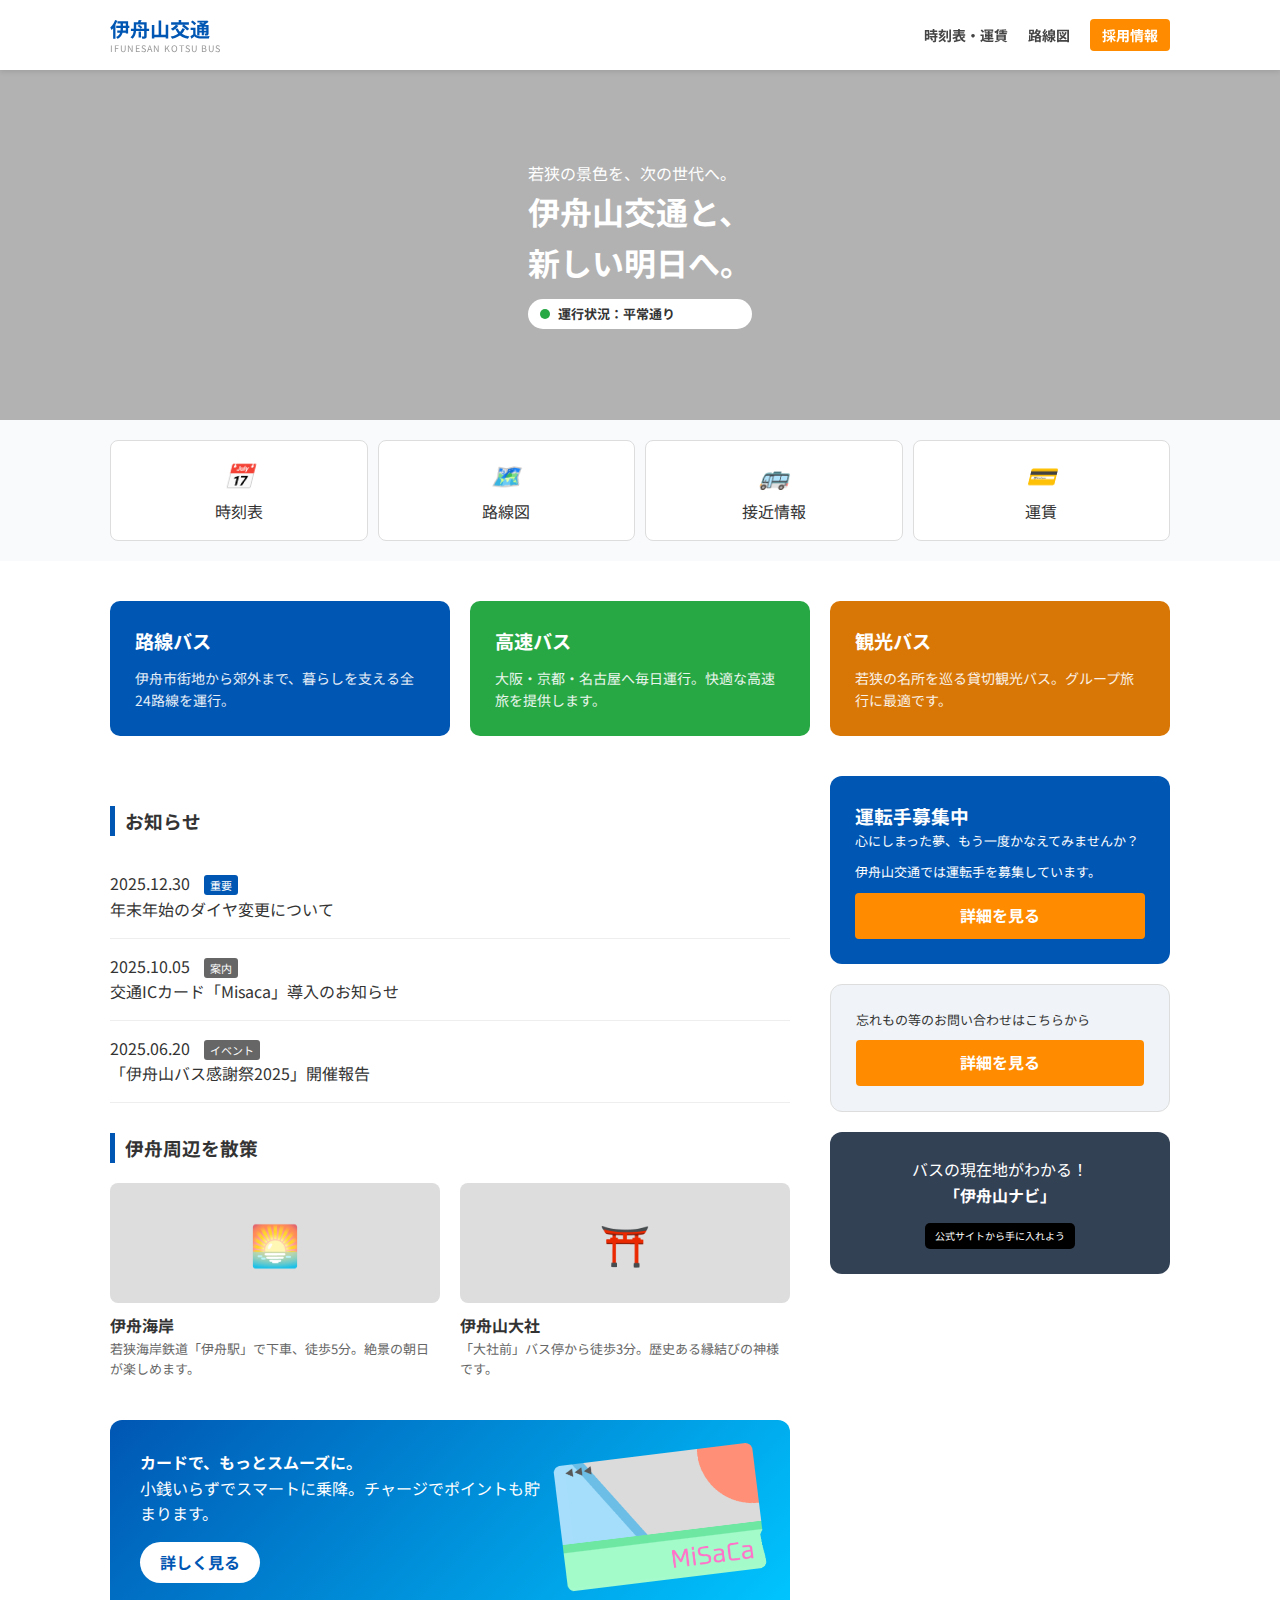
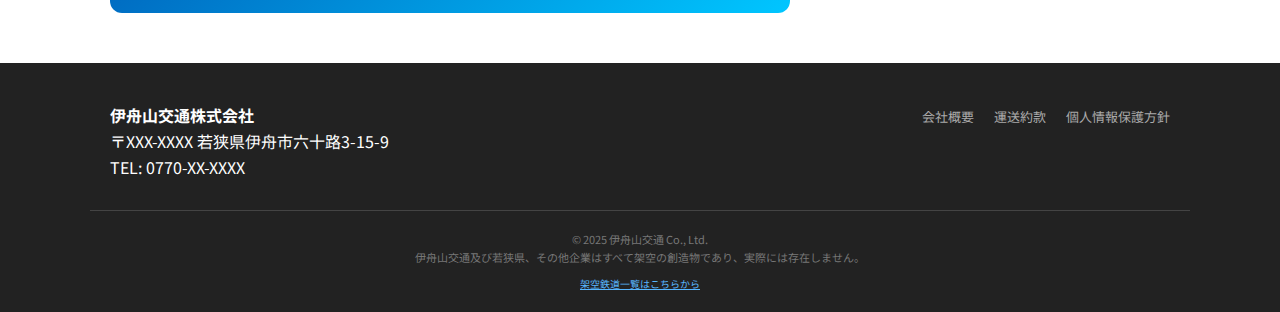
<file: index.html>
<!DOCTYPE html>
<html lang="ja">
<head>
    <meta charset="UTF-8">
    <meta name="viewport" content="width=device-width, initial-scale=1.0">
    <title>伊舟山交通株式会社 - 公式サイト</title>
    <link rel="stylesheet" href="style.css">
    <link href="https://fonts.googleapis.com/css2?family=Noto+Sans+JP:wght@400;700&display=swap" rel="stylesheet">
</head>
<body>

    <header class="main-header">
        <div class="container header-inner">
            <div class="logo">
                <a href="#">
                    <div class="logo-flex">
                        <span class="corp-name">伊舟山交通</span>
                    </div>
                    <span class="bus-brand">IFUNESAN KOTSU BUS</span>
                </a>
            </div>
            <nav class="pc-nav">
                <ul>
                    <li><a href="#timetable">時刻表・運賃</a></li>
                    <li><a href="#line-map">路線図</a></li>
                    <li><a href="#recruit" class="recruit-link">採用情報</a></li>
                </ul>
            </nav>
            <button class="menu-trigger" id="menu-trigger">
                <span></span>
                <span></span>
                <span></span>
            </button>
        </div>

        <nav class="mobile-nav" id="mobile-nav">
            <ul>
                <li><a href="#timetable">時刻表・運賃</a></li>
                <li><a href="#line-map">路線図</a></li>
                <li><a href="#sightseeing">観光案内</a></li>
                <li><a href="#recruit">採用情報</a></li>
                <li><a href="#contact">お問い合わせ</a></li>
            </ul>
        </nav>
    </header>

    <div class="overlay" id="overlay"></div>

    <section class="hero">
        <div class="hero-overlay">
            <div class="container">
                <div class="hero-text">
                    <p class="hero-sub">若狭の景色を、次の世代へ。</p>
                    <h2>伊舟山交通と、<br>新しい明日へ。</h2>
                    <div class="status-badge" id="bus-status">
                        <span class="dot"></span> 運行状況：平常通り
                    </div>
                </div>
            </div>
        </div>
    </section>

    <section class="quick-action">
        <div class="container action-grid">
            <a href="#" class="action-btn">
                <i class="icon">📅</i><span>時刻表</span>
            </a>
            <a href="#" class="action-btn">
                <i class="icon">🗺️</i><span>路線図</span>
            </a>
            <a href="#" class="action-btn">
                <i class="icon">🚌</i><span>接近情報</span>
            </a>
            <a href="#" class="action-btn">
                <i class="icon">💳</i><span>運賃</span>
            </a>
        </div>
    </section>

    <section class="container service-intro">
        <div class="service-grid">
            <div class="service-card blue">
                <h4>路線バス</h4>
                <p>伊舟市街地から郊外まで、暮らしを支える全24路線を運行。</p>
            </div>
            <div class="service-card green">
                <h4>高速バス</h4>
                <p>大阪・京都・名古屋へ毎日運行。快適な高速旅を提供します。</p>
            </div>
            <div class="service-card orange">
                <h4>観光バス</h4>
                <p>若狭の名所を巡る貸切観光バス。グループ旅行に最適です。</p>
            </div>
        </div>
    </section>

    <main class="container main-content">
        <div class="layout-grid">
            <div class="main-column">
                <article class="news-area">
                    <h3 class="section-title">お知らせ</h3>
                    <ul class="news-list">
                        <li>
                            <time datetime="2025-12-30">2025.12.30</time>
                            <span class="cat-label">重要</span>
                            <a href="#">年末年始のダイヤ変更について</a>
                        </li>
                        <li>
                            <time datetime="2025-12-15">2025.10.05</time>
                            <span class="cat-label info">案内</span>
                            <a href="#">交通ICカード「Misaca」導入のお知らせ</a>
                        </li>
                        <li>
                            <time datetime="2025-11-20">2025.06.20</time>
                            <span class="cat-label info">イベント</span>
                            <a href="#">「伊舟山バス感謝祭2025」開催報告</a>
                        </li>
                    </ul>
                </article>

                <section class="sightseeing-area" id="sightseeing">
                    <h3 class="section-title">伊舟周辺を散策</h3>
                    <div class="sight-grid">
                        <div class="sight-item">
                            <div class="img-placeholder">🌅</div>
                            <h5>伊舟海岸</h5>
                            <p>若狭海岸鉄道「伊舟駅」で下車、徒歩5分。絶景の朝日が楽しめます。</p>
                        </div>
                        <div class="sight-item">
                            <div class="img-placeholder">⛩️</div>
                            <h5>伊舟山大社</h5>
                            <p>「大社前」バス停から徒歩3分。歴史ある縁結びの神様です。</p>
                        </div>
                    </div>
                </section>

                <section class="ic-card-promo">
                    <div class="ic-inner">
                        <div class="ic-text">
                            <h4>カードで、もっとスムーズに。</h4>
                            <p>小銭いらずでスマートに乗降。チャージでポイントも貯まります。</p>
                            <a href="https://fictional-railway.github.io/Mobile-Misaca" class="btn-white">詳しく見る</a>
                        </div>
                        <img src="./image/Misaca.png" width="200px" alt="Misaca ICカード" style="transform: rotate(-7deg);">
                    </div>
                </section>
            </div>

            <aside class="recruit-side">
                <div class="recruit-flex-container">
                    <div class="recruit-card">
                        <h3>運転手募集中</h3>
                        <p class="small-text">心にしまった夢、もう一度かなえてみませんか？</p>
                        <p class="small-text">伊舟山交通では運転手を募集しています。</p>
                        <a href="#" class="btn-more">詳細を見る</a>
                    </div>
                    
                    <div class="recruit-card contact-card">
                        <p class="small-text">忘れもの等のお問い合わせはこちらから</p>
                        <a href="#" class="btn-more">詳細を見る</a>
                    </div>
                </div>

                <div class="app-promo-box">
                    <p>バスの現在地がわかる！</p>
                    <h4>「伊舟山ナビ」</h4>
                    <div class="app-btns">
                        <span class="mock-app-btn">公式サイトから手に入れよう</span>
                    </div>
                </div>
            </aside>
        </div>
    </main>

    <footer class="site-footer">
        <div class="container footer-links-grid">
            <div class="footer-info">
                <h4>伊舟山交通株式会社</h4>
                <p>〒XXX-XXXX 若狭県伊舟市六十路3-15-9</p>
                <p>TEL: 0770-XX-XXXX</p>
            </div>
            <div class="footer-nav-bottom">
                <ul>
                    <li><a href="#">会社概要</a></li>
                    <li><a href="#">運送約款</a></li>
                    <li><a href="#">個人情報保護方針</a></li>
                </ul>
            </div>
        </div>
        <div class="container">
            <p class="footer-copy">&copy; 2025 伊舟山交通 Co., Ltd.</p>
            <p class="footer-copy">伊舟山交通及び若狭県、その他企業はすべて架空の創造物であり、実際には存在しません。</p>
            <a style="color: rgb(87, 182, 255); display: block; text-align: center; font-size: 10px; margin-top: 10px;" href="https://fictional-railway.github.io/myrailways/">架空鉄道一覧はこちらから</a>
        </div>
    </footer>

    <script src="script.js"></script>
</body>
</html>
</file>
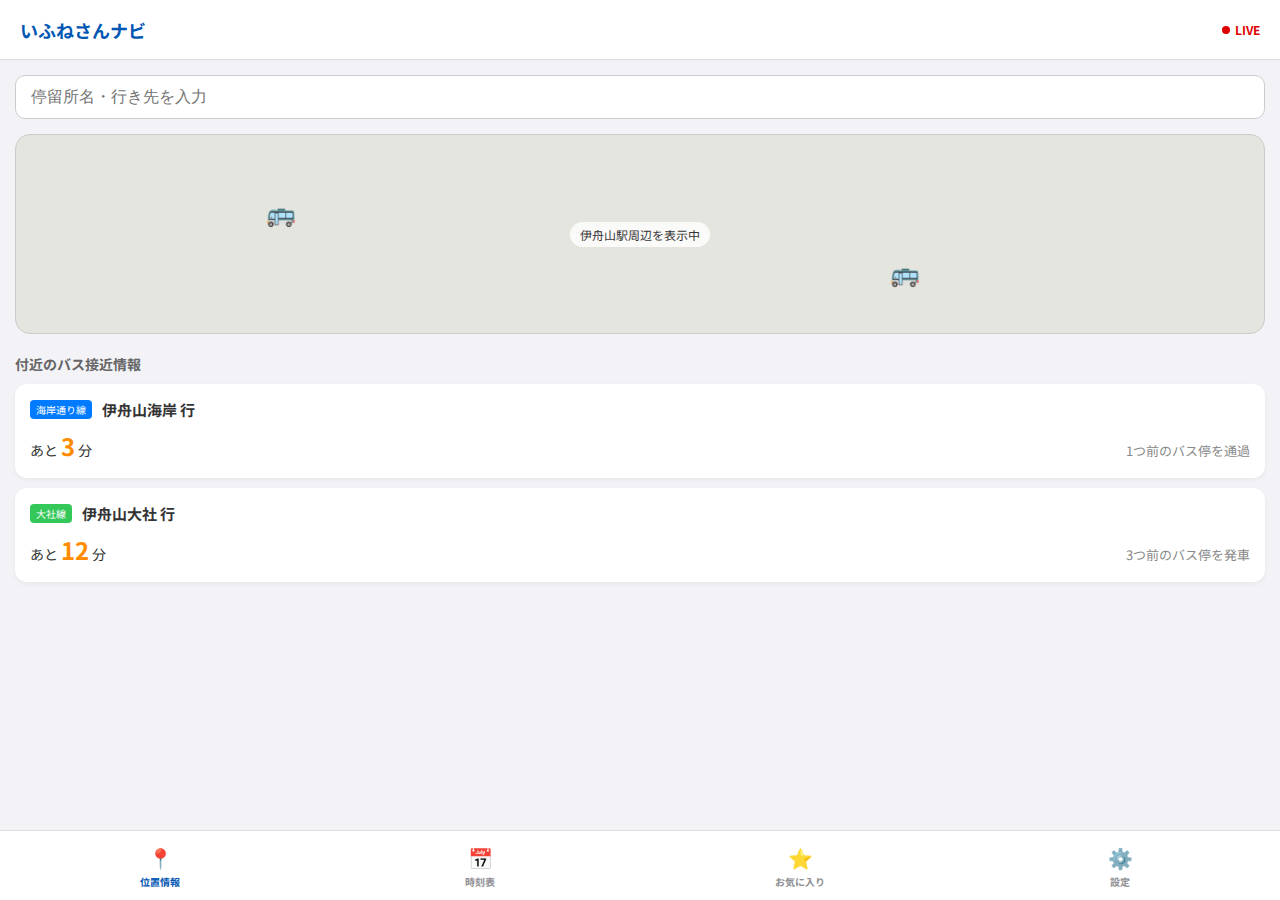
<file: nav-app.html>
<!DOCTYPE html>
<html lang="ja">
<head>
    <meta charset="UTF-8">
    <meta name="viewport" content="width=device-width, initial-scale=1.0, user-scalable=no">
    <meta name="apple-mobile-web-app-capable" content="yes">
    <meta name="apple-mobile-web-app-status-bar-style" content="default">
    <title>いふねさんナビ</title>
    <link rel="stylesheet" href="nav-style.css">
    <link href="https://fonts.googleapis.com/css2?family=Noto+Sans+JP:wght@400;700&display=swap" rel="stylesheet">
</head>
<body>

    <header class="app-header">
        <h1>いふねさんナビ</h1>
        <div class="live-indicator">
            <span class="pulse"></span> LIVE
        </div>
    </header>

    <main class="app-main">
        <div class="search-container">
            <input type="text" placeholder="停留所名・行き先を入力" class="search-input">
        </div>

        <section class="map-view">
            <div class="map-placeholder">
                <div class="bus-icon" id="bus1">🚌</div>
                <div class="bus-icon" id="bus2">🚌</div>
                <p class="map-label">伊舟山駅周辺を表示中</p>
            </div>
        </section>

        <section class="arrival-list">
            <h2 class="list-title">付近のバス接近情報</h2>
            
            <div class="bus-card">
                <div class="bus-info">
                    <span class="line-badge beach">海岸通り線</span>
                    <span class="destination">伊舟山海岸 行</span>
                </div>
                <div class="arrival-status">
                    <p class="time">あと <strong class="highlight">3</strong> 分</p>
                    <p class="station">1つ前のバス停を通過</p>
                </div>
            </div>

            <div class="bus-card">
                <div class="bus-info">
                    <span class="line-badge mountain">大社線</span>
                    <span class="destination">伊舟山大社 行</span>
                </div>
                <div class="arrival-status">
                    <p class="time">あと <strong class="highlight">12</strong> 分</p>
                    <p class="station">3つ前のバス停を発車</p>
                </div>
            </div>
        </section>
    </main>

    <nav class="bottom-nav">
        <a href="#" class="nav-item active">
            <span class="icon">📍</span>
            <span class="label">位置情報</span>
        </a>
        <a href="#" class="nav-item">
            <span class="icon">📅</span>
            <span class="label">時刻表</span>
        </a>
        <a href="#" class="nav-item">
            <span class="icon">⭐</span>
            <span class="label">お気に入り</span>
        </a>
        <a href="#" class="nav-item">
            <span class="icon">⚙️</span>
            <span class="label">設定</span>
        </a>
    </nav>

    <script src="nav-script.js"></script>
</body>
</html>
</file>
<file: style.css>
:root {
    --primary: #0056b3;
    --accent: #ff8c00;
    --green: #28a745;
    --light-bg: #f8fafc;
}

/* 基本設定 */
* {
    margin: 0;
    padding: 0;
    box-sizing: border-box;
}

body {
    font-family: 'Noto Sans JP', sans-serif;
    color: #333;
    line-height: 1.6;
    background: #fff;
}

.container {
    max-width: 1100px;
    margin: 0 auto;
    padding: 0 20px;
}

/* ヘッダー */
.main-header {
    background: #fff;
    box-shadow: 0 2px 5px rgba(0,0,0,0.1);
    z-index: 1000;
    height: 70px;
    display: flex;
    align-items: center;
    position: sticky;
    top: 0;
}

.main-header a {
    text-decoration: none;
}

.header-inner {
    display: flex;
    justify-content: space-between;
    align-items: center;
    width: 100%;
}

/* ロゴ */
.logo-flex {
    display: flex;
    align-items: baseline;
    gap: 5px;
}

.corp-name {
    font-size: 20px;
    font-weight: bold;
    color: var(--primary);
}

.ruby {
    font-size: 11px;
    color: #777;
}

.bus-brand {
    display: block;
    font-size: 9px;
    letter-spacing: 1px;
    color: #999;
    margin-top: -3px;
}

/* PCナビゲーション */
.pc-nav ul {
    display: flex;
    list-style: none;
    gap: 20px;
}

.pc-nav a {
    text-decoration: none;
    color: #444;
    font-weight: bold;
    font-size: 14px;
}

.recruit-link {
    background: var(--accent);
    color: #fff !important;
    padding: 6px 12px;
    border-radius: 4px;
}

/* ハンバーガーボタン（スマホ用） */
.menu-trigger {
    display: none; /* 最初は非表示 */
    width: 30px;
    height: 24px;
    position: relative;
    background: none;
    border: none;
    cursor: pointer;
    z-index: 3000; /* メニュー(2000)より手前に配置 */
}

.menu-trigger span {
    position: absolute;
    left: 0;
    width: 100%;
    height: 3px;
    background-color: var(--primary);
    border-radius: 4px;
    transition: all 0.4s;
}

.menu-trigger span:nth-child(1) { top: 0; }
.menu-trigger span:nth-child(2) { top: 10px; }
.menu-trigger span:nth-child(3) { top: 20px; }

/* ×に変わる時のアニメーション */
.menu-trigger.active span:nth-child(1) {
    transform: translateY(10px) rotate(-45deg);
}

.menu-trigger.active span:nth-child(2) {
    opacity: 0;
}

.menu-trigger.active span:nth-child(3) {
    transform: translateY(-10px) rotate(45deg);
}

/* --- 前半の共通設定やヘッダーなどはそのまま --- */

/* モバイルメニュー本体（上から降ってくるスタイルに変更） */
.mobile-nav {
    position: absolute; /* fixedから変更：下のスクロールに連動させるため */
    top: 70px;         /* ヘッダーの高さ分下げる */
    left: 0;
    width: 100%;
    background: rgba(255, 255, 255, 0.98); /* 少しだけ透けさせる */
    z-index: 2000;
    padding: 20px 30px;
    
    /* アニメーション：上から下にスライド & 透明度 */
    transform: translateY(-20px);
    opacity: 0;
    visibility: hidden;
    transition: all 0.3s ease-out;
    box-shadow: 0 10px 15px rgba(0,0,0,0.1);
}

/* メニューが開いたとき */
.mobile-nav.open {
    transform: translateY(0);
    opacity: 1;
    visibility: visible;
}

.mobile-nav ul {
    list-style: none;
}

.mobile-nav li {
    padding: 15px 0;
    border-bottom: 1px solid #eee;
}

.mobile-nav a {
    text-decoration: none;
    font-weight: bold;
    color: var(--primary);
    font-size: 16px;
    display: block;
}

/* オーバーレイ（薄くして、クリックで閉じる機能だけ残す） */
.overlay {
    position: fixed;
    top: 70px; /* ヘッダーより下 */
    left: 0;
    width: 100%;
    height: 100%;
    background: rgba(0,0,0,0.2); /* さらに薄く */
    z-index: 1500;
    display: none;
    backdrop-filter: blur(2px); /* 背景を少しぼかすとおしゃれ */
}

.overlay.show {
    display: block;
}

/* --- 残りのニュースや採用情報のCSSはそのまま --- */

/* ヒーローセクション */
.hero {
    height: 350px;
    background: url('https://images.unsplash.com/photo-1544620347-c4fd4a3d5957?auto=format&fit=crop&w=1200&q=80') center/cover;
}

.hero-overlay {
    height: 100%;
    background: rgba(0,0,0,0.3);
    display: flex;
    align-items: center;
    color: #fff;
}

.hero-text h2 {
    font-size: 2rem;
    margin-bottom: 10px;
}

.status-badge {
    background: #fff;
    color: #333;
    padding: 5px 12px;
    border-radius: 20px;
    font-size: 13px;
    font-weight: bold;
}

.dot {
    height: 10px;
    width: 10px;
    background: var(--green);
    border-radius: 50%;
    display: inline-block;
    margin-right: 5px;
}

/* クイックアクション */
.quick-action {
    padding: 20px 0;
    background: var(--light-bg);
}

.action-grid {
    display: grid;
    grid-template-columns: repeat(4, 1fr);
    gap: 10px;
}

.action-btn {
    background: #fff;
    border: 1px solid #ddd;
    border-radius: 8px;
    text-align: center;
    padding: 15px 5px;
    text-decoration: none;
    color: #333;
}

.action-btn .icon {
    display: block;
    font-size: 24px;
    margin-bottom: 5px;
}

/* サービス紹介 */
.service-intro {
    margin: 40px auto;
}

.service-grid {
    display: grid;
    grid-template-columns: repeat(3, 1fr);
    gap: 20px;
}

.service-card {
    padding: 25px;
    border-radius: 10px;
    color: #fff;
}

.service-card.blue { background: var(--primary); }
.service-card.green { background: var(--green); }
.service-card.orange { background: #d97706; }

.service-card h4 {
    margin-bottom: 10px;
    font-size: 1.2rem;
}

.service-card p {
    font-size: 14px;
    opacity: 0.9;
}

/* メインコンテンツレイアウト */
.layout-grid {
    display: grid;
    grid-template-columns: 2fr 1fr;
    gap: 40px;
    margin-bottom: 50px;
}

.section-title {
    border-left: 5px solid var(--primary);
    padding-left: 10px;
    margin: 30px 0 20px;
}

/* お知らせ */
.news-list {
    list-style: none;
}

.news-list li {
    border-bottom: 1px solid #eee;
    padding: 15px 0;
}

.news-list a {
    text-decoration: none;
    color: #333;
    display: flex;
    align-items: center;
}

.cat-label {
    background: var(--primary);
    color: #fff;
    font-size: 11px;
    padding: 2px 6px;
    margin: 0 10px;
    border-radius: 3px;
}

.cat-label.info { background: #666; }

/* 観光案内 */
.sight-grid {
    display: grid;
    grid-template-columns: 1fr 1fr;
    gap: 20px;
}

.img-placeholder {
    background: #ddd;
    height: 120px;
    display: flex;
    align-items: center;
    justify-content: center;
    font-size: 40px;
    border-radius: 8px;
}

.sight-item h5 {
    margin-top: 10px;
    font-size: 16px;
}

.sight-item p {
    font-size: 13px;
    color: #666;
}

/* ICカード */
.ic-card-promo {
    background: linear-gradient(135deg, #0056b3, #00c6ff);
    color: #fff;
    padding: 30px;
    border-radius: 12px;
    margin-top: 40px;
}

.ic-inner {
    display: flex;
    align-items: center;
    gap: 20px;
}

.btn-white {
    display: inline-block;
    background: #fff;
    color: var(--primary);
    text-decoration: none;
    padding: 8px 20px;
    border-radius: 50px;
    font-weight: bold;
    margin-top: 15px;
}

/* サイドバー採用情報 */
.recruit-flex-container {
    display: flex;
    flex-direction: column;
    gap: 20px;
}

.recruit-card {
    background: var(--primary);
    color: #fff;
    padding: 25px;
    border-radius: 12px;
    flex: 1;
    display: flex;
    flex-direction: column;
}

.contact-card {
    background: #f0f4f8;
    color: #333;
    border: 1px solid #ddd;
}

.small-text {
    font-size: 13px;
    margin-bottom: 10px;
}

.btn-more {
    display: block;
    background: var(--accent);
    color: #fff;
    text-align: center;
    text-decoration: none;
    padding: 10px;
    border-radius: 4px;
    font-weight: bold;
    margin-top: auto;
}

.app-promo-box {
    background: #334155;
    color: #fff;
    padding: 25px;
    border-radius: 12px;
    margin-top: 20px;
    text-align: center;
}

.app-btns {
    display: flex;
    gap: 10px;
    justify-content: center;
    margin-top: 15px;
}

.mock-app-btn {
    background: #000;
    padding: 5px 10px;
    border-radius: 5px;
    font-size: 10px;
    cursor: pointer;
}

/* レスポンシブ設定（スマホ） */
@media (max-width: 768px) {
    /* ナビの切り替え */
    .pc-nav { display: none; }
    .menu-trigger { display: block; } /* ハンバーガー表示 */

    /* レイアウト調整 */
    .service-grid { grid-template-columns: 1fr; }
    .layout-grid { grid-template-columns: 1fr; }
    .action-grid { grid-template-columns: repeat(2, 1fr); }
    .recruit-flex-container { flex-direction: row; gap: 10px; }
    .recruit-card { padding: 15px; min-height: 180px; }
    .recruit-card h3 { font-size: 15px; }
    .small-text { font-size: 11px; }
    .btn-more { font-size: 12px; }
    .ic-inner { flex-direction: column; text-align: center; }
    .sight-grid { grid-template-columns: 1fr; }
}

/* フッター */
.site-footer {
    background: #222;
    color: #fff;
    padding: 40px 0 20px;
    margin-top: 50px;
}

.footer-links-grid {
    display: flex;
    justify-content: space-between;
    border-bottom: 1px solid #444;
    padding-bottom: 30px;
    margin-bottom: 20px;
    flex-wrap: wrap;
    gap: 20px;
}

.footer-nav-bottom ul {
    list-style: none;
    display: flex;
    gap: 20px;
}

.footer-nav-bottom a {
    color: #aaa;
    text-decoration: none;
    font-size: 13px;
}

.footer-copy {
    text-align: center;
    font-size: 11px;
    color: #777;
}
</file>
<file: nav-style.css>
:root {
    --primary: #0056b3;
    --accent: #ff8c00;
    --bg: #f2f2f7; /* iOS風の背景色 */
}

* {
    margin: 0;
    padding: 0;
    box-sizing: border-box;
    -webkit-tap-highlight-color: transparent;
}

body {
    font-family: 'Noto Sans JP', sans-serif;
    background-color: var(--bg);
    color: #333;
    overflow: hidden; /* 全体は固定 */
}

/* ヘッダー */
.app-header {
    background: #fff;
    height: 60px;
    display: flex;
    justify-content: space-between;
    align-items: center;
    padding: 0 20px;
    border-bottom: 1px solid #ddd;
    position: fixed;
    top: 0;
    width: 100%;
    z-index: 100;
}

.app-header h1 {
    font-size: 18px;
    color: var(--primary);
}

.live-indicator {
    font-size: 12px;
    font-weight: bold;
    color: #d00;
    display: flex;
    align-items: center;
}

.pulse {
    width: 8px;
    height: 8px;
    background: #d00;
    border-radius: 50%;
    margin-right: 5px;
    animation: pulse-ani 1.5s infinite;
}

@keyframes pulse-ani {
    0% { opacity: 1; transform: scale(1); }
    50% { opacity: 0.3; transform: scale(1.2); }
    100% { opacity: 1; transform: scale(1); }
}

/* メインコンテンツエリア */
.app-main {
    margin-top: 60px;
    margin-bottom: 70px;
    height: calc(100vh - 130px);
    overflow-y: auto;
    padding: 15px;
}

/* 検索バー */
.search-container {
    margin-bottom: 15px;
}

.search-input {
    width: 100%;
    padding: 12px 15px;
    border-radius: 10px;
    border: 1px solid #ccc;
    font-size: 16px;
    outline: none;
}

/* マップエリア */
.map-view {
    background: #e5e5e0;
    height: 200px;
    border-radius: 15px;
    margin-bottom: 20px;
    position: relative;
    overflow: hidden;
    border: 1px solid #ccc;
}

.map-placeholder {
    width: 100%;
    height: 100%;
    display: flex;
    justify-content: center;
    align-items: center;
    position: relative;
}

.bus-icon {
    position: absolute;
    font-size: 24px;
    transition: all 2s linear;
}

#bus1 { top: 30%; left: 20%; }
#bus2 { top: 60%; left: 70%; }

.map-label {
    background: rgba(255,255,255,0.8);
    padding: 4px 10px;
    border-radius: 20px;
    font-size: 12px;
}

/* 接近情報カード */
.list-title {
    font-size: 14px;
    color: #666;
    margin-bottom: 10px;
}

.bus-card {
    background: #fff;
    border-radius: 12px;
    padding: 15px;
    margin-bottom: 10px;
    box-shadow: 0 2px 5px rgba(0,0,0,0.05);
}

.bus-info {
    display: flex;
    align-items: center;
    gap: 10px;
    margin-bottom: 8px;
}

.line-badge {
    font-size: 10px;
    color: #fff;
    padding: 2px 6px;
    border-radius: 4px;
}

.line-badge.beach { background: #007aff; }
.line-badge.mountain { background: #34c759; }

.destination { font-weight: bold; font-size: 15px; }

.arrival-status {
    display: flex;
    justify-content: space-between;
    align-items: baseline;
}

.time { font-size: 14px; }
.highlight { font-size: 24px; color: var(--accent); }
.station { font-size: 13px; color: #888; }

/* ボトムナビ */
.bottom-nav {
    background: #fff;
    height: 70px;
    border-top: 1px solid #ddd;
    position: fixed;
    bottom: 0;
    width: 100%;
    display: flex;
    padding-bottom: env(safe-area-inset-bottom); /* iPhoneのノッチ対応 */
}

.nav-item {
    flex: 1;
    display: flex;
    flex-direction: column;
    justify-content: center;
    align-items: center;
    text-decoration: none;
    color: #8e8e93;
}

.nav-item.active { color: var(--primary); }

.nav-item .icon { font-size: 20px; margin-bottom: 2px; }
.nav-item .label { font-size: 10px; font-weight: bold; }
</file>
